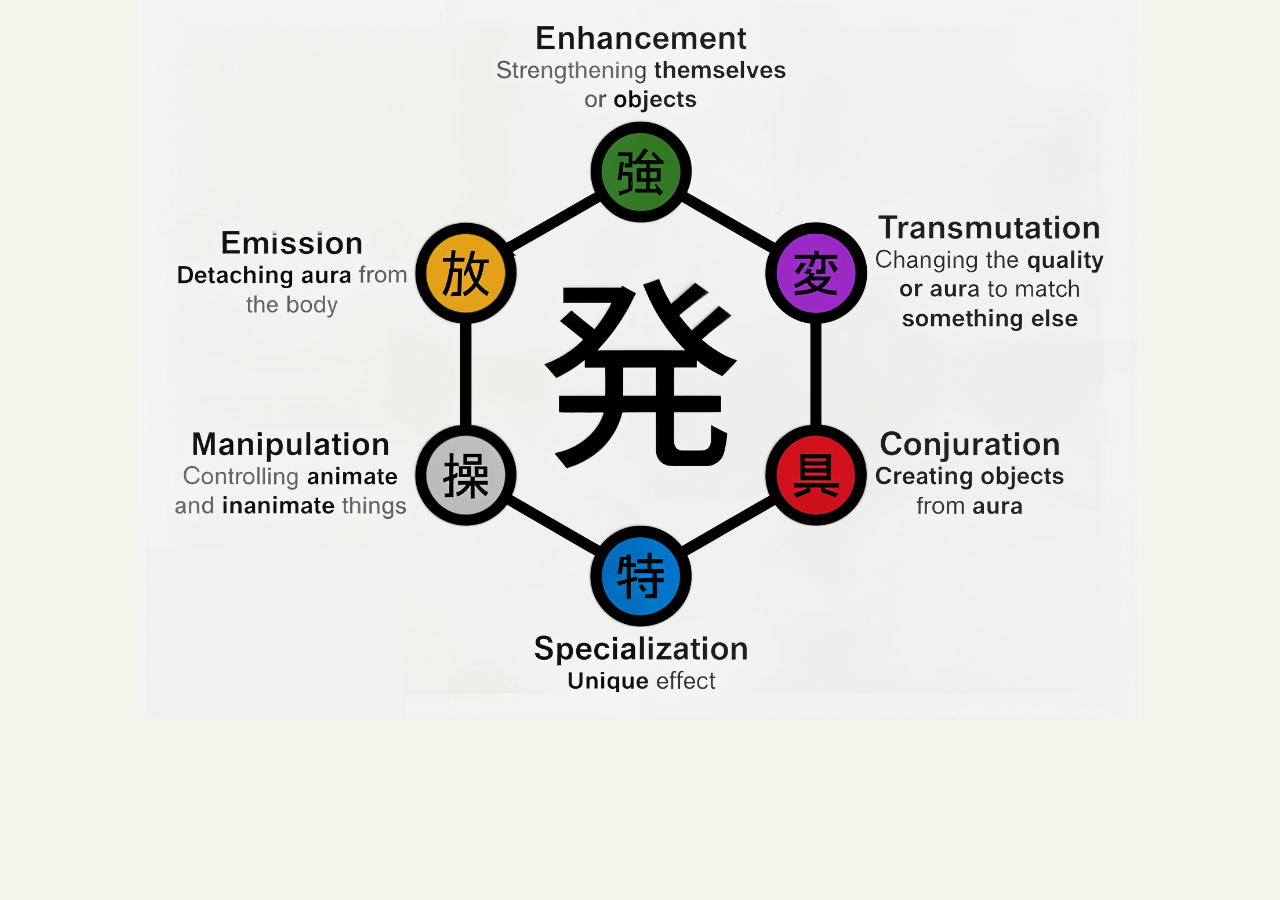
<file: index.html>
<!DOCTYPE html>
<html lang="en">
<head>
    <meta charset="UTF-8">
    <meta name="viewport" content="width=device-width, initial-scale=1.0">
    <title>HxH-nen</title>
    <link rel="stylesheet" href="nenshema.css">
    
</head>

<body>
    
    <div id="nen-container">
        <a href="enhance.html"  class="links"><div class="circle enhancer" onmouseover="enhancehover()" onmouseleave="enhanceleave()"></div></a>
        <a href="emission.html"  class="links"><div class="circle emission" onmouseover="emissionhover()" onmouseleave="emissionleave()"></div></a>
        <a href="transmutation.html"  class="links"><div class="circle transmutation" onmouseover="transmutationhover()" onmouseleave="transmutationleave()"></div></a>
        <a href="manipulation.html"  class="links"><div class="circle manipulation" onmouseover="manipulationhover()" onmouseleave="manipulationleave()"></div></a>
        <a href="conjuration.html"  class="links"><div class="circle conjuration" onmouseover="conjurationhover()" onmouseleave="conjurationleave()"></div></a>
        <a href="specialisation.html"  class="links"><div class="circle specialisation" onmouseover="specialisationhover()" onmouseleave="specialisationleave()"></div></a> 
    </div>
        

    <script src="nenshema.js"></script>
</body>
</html>
</file>
<file: nenshema.css>
:root { --bg-from-img: #f4f4ec;}
html, body {
  margin: 0;
  padding: 0;
  height: 100vh;            
  width: 100vw;           
  overflow: visible; 
  background-color: var(--bg-from-img)     
        
}

#nen-container {
    position: relative;
    width: 1080px;
    height: 720px;
    margin: auto;
    background-image: url("images/nen-shema.jpg");
    transition: 0.5s ease;
    background-size: contain;
    background-repeat: no-repeat;
    background-position: center;
    background-color: var(--bg-from-img);
    
}
.circle {
  position: absolute;
  width: 97px;
  height: 97px;
  border: solid 2px transparent;
  border-radius: 50%;
  background-color: transparent;
  line-height: 0;
  font-size: 0;
}
.enhancer { top: 124px; left: 491.5px; }

.enhancer:hover{
    box-shadow: #227c17 0 0 25px 15px ;
    
    
    transition: 0.3s;
}
.specialisation { top: 529px; left: 487.5px; }

.specialisation:hover{
    box-shadow: #006cbf 0 0 25px 15px ;
    
    
    transition: 0.5s;
}
.emission { top: 226px; left: 308.7px; }
.emission:hover{
    box-shadow: #e5a017 0 0 25px 15px ;
    
    
    transition: 0.3s;
}
.transmutation { top: 224.5px; left: 655.6px; }
.transmutation:hover{
    box-shadow: #9b29c5 0 0 25px 15px ;
    
    
    transition: 0.3s;
}
.manipulation{top:425px; left: 307.3px;}
.manipulation:hover{
  box-shadow: #bcbbb9 0 0 25px 25px ;
    
    
    transition: 0.3s;
}
.conjuration { top: 427px; left: 656px; }
.conjuration:hover{
    box-shadow: #ce111d 0 0 25px 15px ;
    
    
    transition: 0.3s;
}
</file>
